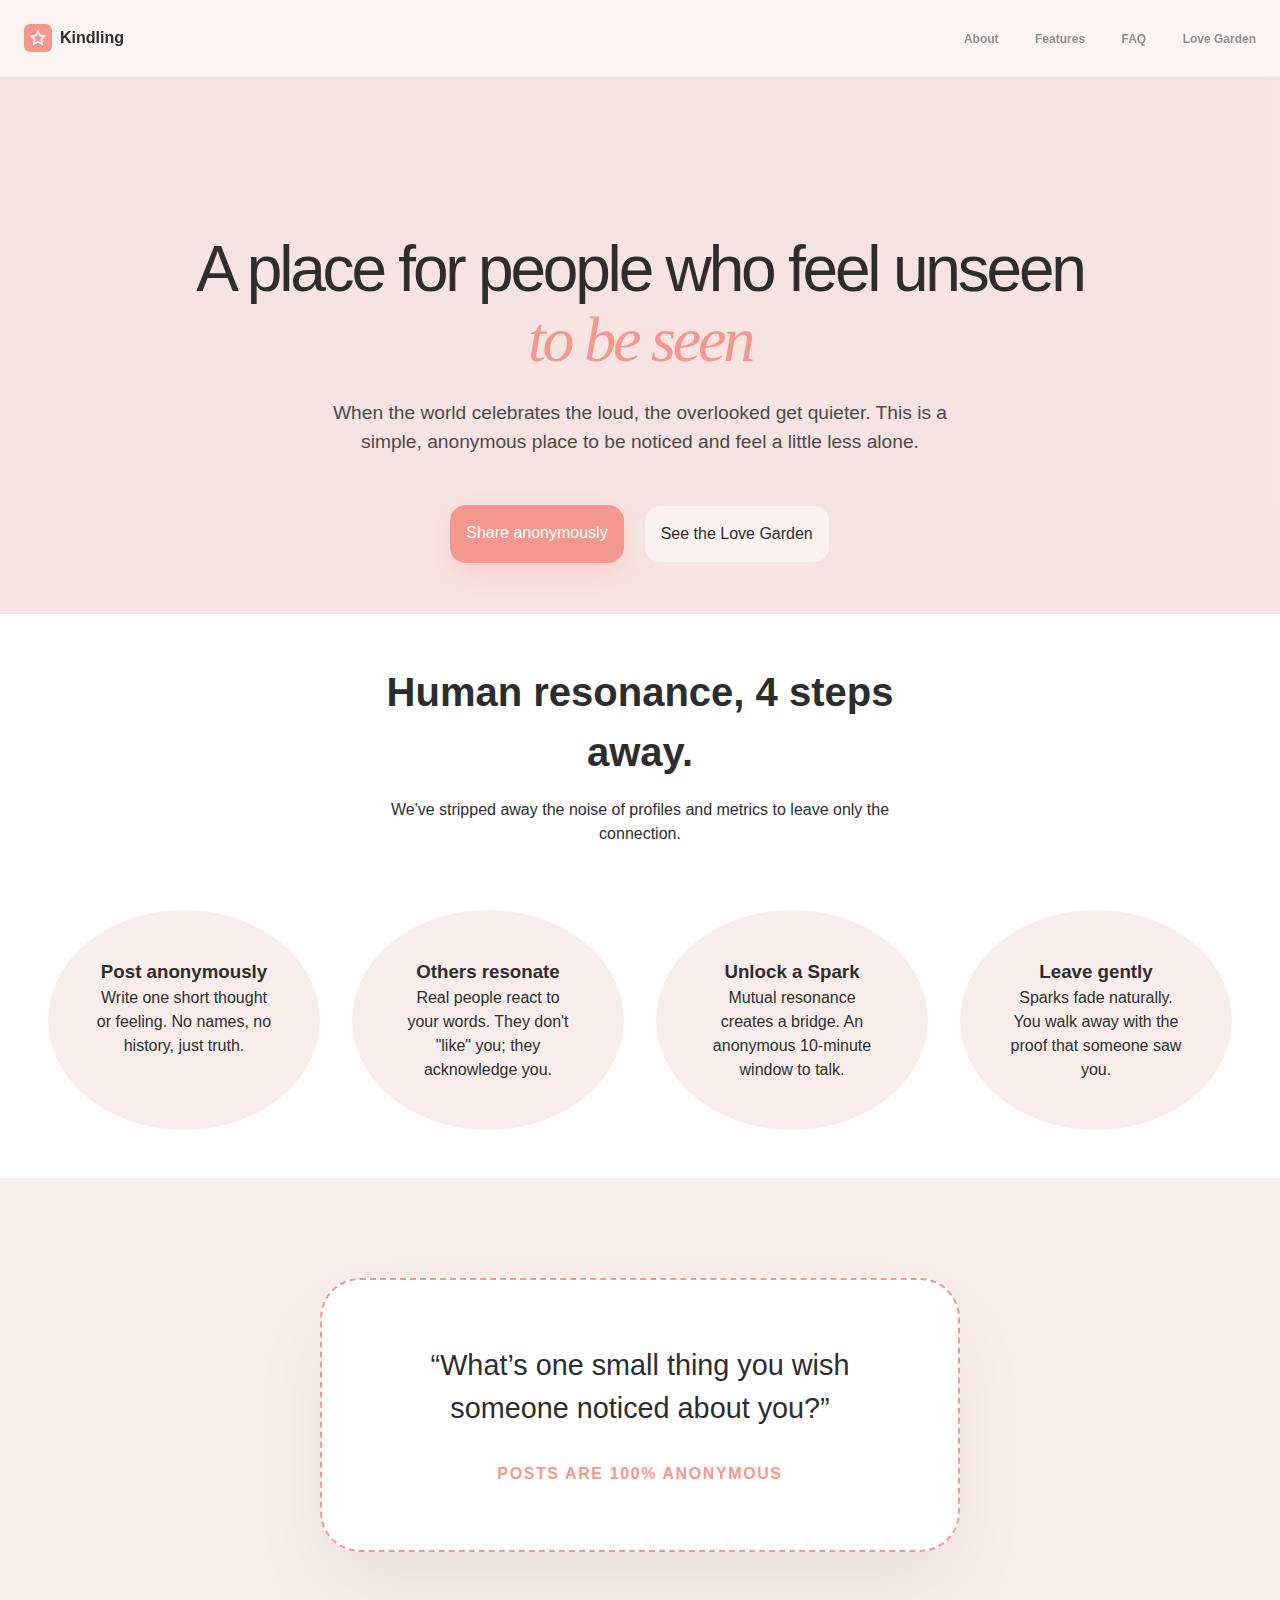
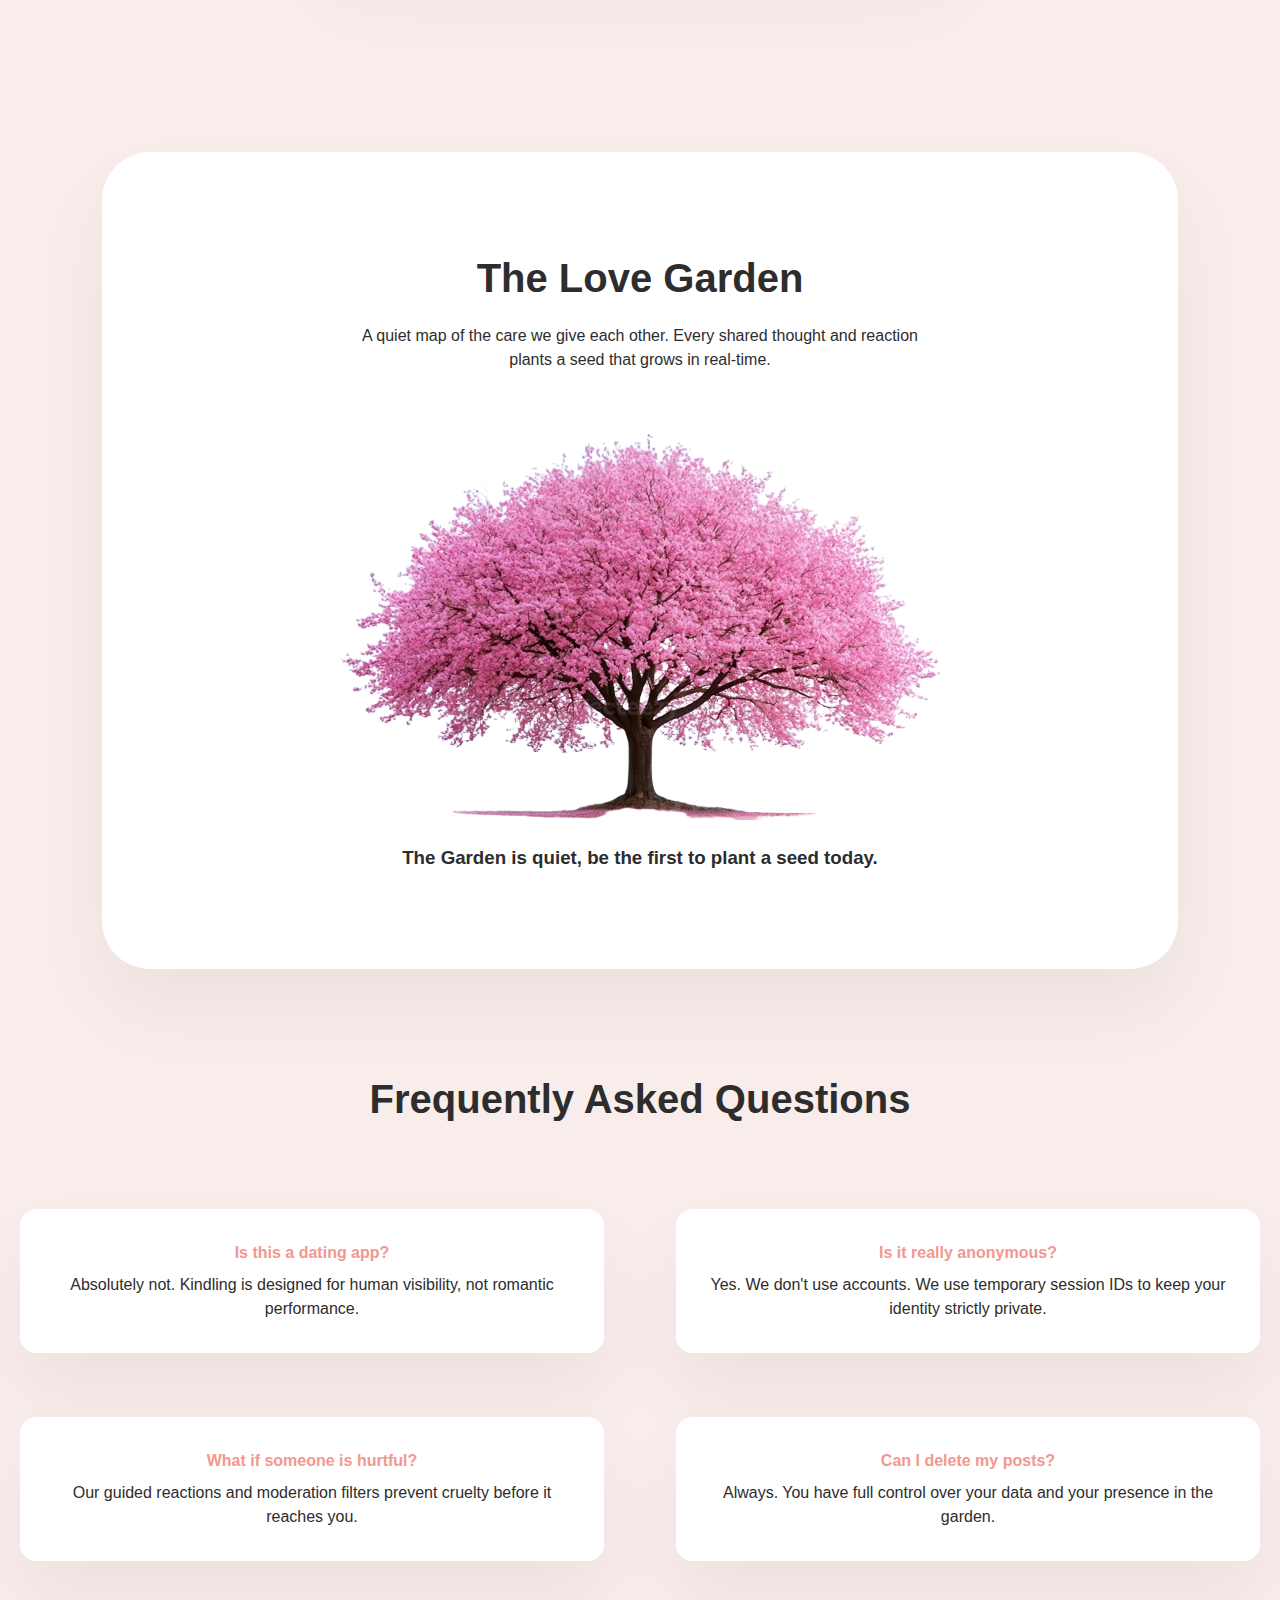
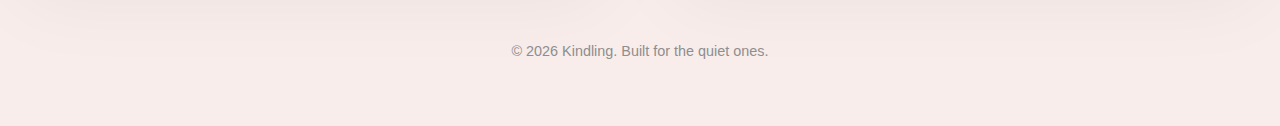
<file: Frontend/index.html>
<!DOCTYPE html>
<html lang="en">
<head>
    <meta charset="UTF-8">
    <meta name="viewport" content="width=device-width, initial-scale=1.0, user-scalable=yes">
    <title>Kindling - A Space to be Seen</title>
    <link rel="stylesheet" href="style.css"/>
</head>
<body>
    <nav class="glass-nav">
        <a href="#" class="logo">
            <div class="logo-icon">
                <svg width="16" height="16" viewBox="0 0 24 24" fill="none" stroke="white" stroke-width="2.5"><path d="M12 2l3.09 6.26L22 9.27l-5 4.87 1.18 6.88L12 17.77l-6.18 3.25L7 14.14 2 9.27l6.91-1.01L12 2z"></path></svg>
            </div>
            <span>Kindling</span>
        </a>
        <div class="nav-links">
            <a href="#about">About</a>
            <a href="#features">Features</a>
            <a href="#faq">FAQ</a>
            <a href="#garden">Love Garden</a>
        </div>
    </nav>
    <main id="about" class="hero-section">
        <h1>A place for people who feel unseen <br><em>to be seen </em></h1>
        <p>When the world celebrates the loud, the overlooked get quieter. This is a simple, anonymous place to be noticed and feel a little less alone.</p>
        <div class="cta-group">
            <a href="./chat.html" class="btn btn-primary">Share anonymously</a>
            <a href="./garden.html" class="btn btn-secondary">See the Love Garden</a>
        </div>
    </main>
    <section id="features">
        <div class="section-header">
            <h2>Human resonance, 4 steps away.</h2>
            <p>We've stripped away the noise of profiles and metrics to leave only the connection.</p>
        </div>
        <div class="grid">
            <div class="card">
                <h3>Post anonymously</h3>
                <p>Write one short thought or feeling. No names, no history, just truth.</p>
            </div>
            <div class="card">
                <h3>Others resonate</h3>
                <p>Real people react to your words. They don't "like" you; they acknowledge you.</p>
            </div>
            <div class="card">
                <h3>Unlock a Spark</h3>
                <p>Mutual resonance creates a bridge. An anonymous 10-minute window to talk.</p>
            </div>
            <div class="card">
                <h3>Leave gently</h3>
                <p>Sparks fade naturally. You walk away with the proof that someone saw you.</p>
            </div>
        </div>
    </section>
    <section id="share">
        <div class="prompt-card">
            <label>“What’s one small thing you wish someone noticed about you?”</label>
            <p class="anonText">Posts are 100% anonymous</p>
        </div>        
    </section>
    <section id="garden">
        <div class="garden-container">
            <div class="section-header" style="text-align: center; margin: 0 auto 3rem;">
                <h2>The Love Garden</h2>
                <p>A quiet map of the care we give each other. Every shared thought and reaction plants a seed that grows in real-time.</p>
            </div>
            <div class="garden-viz">
                <div class="stalk" style="animation-delay: 0s"><div class="bloom"></div></div>
                <div class="stalk" style="animation-delay: 0.5s"><div class="bloom"></div></div>
                <div class="stalk" style="animation-delay: 1.2s"><div class="bloom"></div></div>
                <div class="stalk" style="animation-delay: 0.8s"><div class="bloom"></div></div>
                <div class="stalk" style="animation-delay: 2s"><div class="bloom"></div></div>
            </div><br>
            <h3>The Garden is quiet, be the first to plant a seed today.</h3>
        </div>
    </section>
    <section id="faq">
        <div class="section-header">
            <h2>Frequently Asked Questions</h2>
        </div>
        <div class="grid" style="grid-template-columns: 1fr 1fr;">
            <div class="faq-item">
                <h4>Is this a dating app?</h4>
                <p>Absolutely not. Kindling is designed for human visibility, not romantic performance.</p>
            </div>
            <div class="faq-item">
                <h4>Is it really anonymous?</h4>
                <p>Yes. We don't use accounts. We use temporary session IDs to keep your identity strictly private.</p>
            </div>
            <div class="faq-item">
                <h4>What if someone is hurtful?</h4>
                <p>Our guided reactions and moderation filters prevent cruelty before it reaches you.</p>
            </div>
            <div class="faq-item">
                <h4>Can I delete my posts?</h4>
                <p>Always. You have full control over your data and your presence in the garden.</p>
            </div>
        </div>
    </section>
    <footer>
        <p>&copy; 2026 Kindling. Built for the quiet ones.</p>
    </footer>
</body>
</html>
</file>
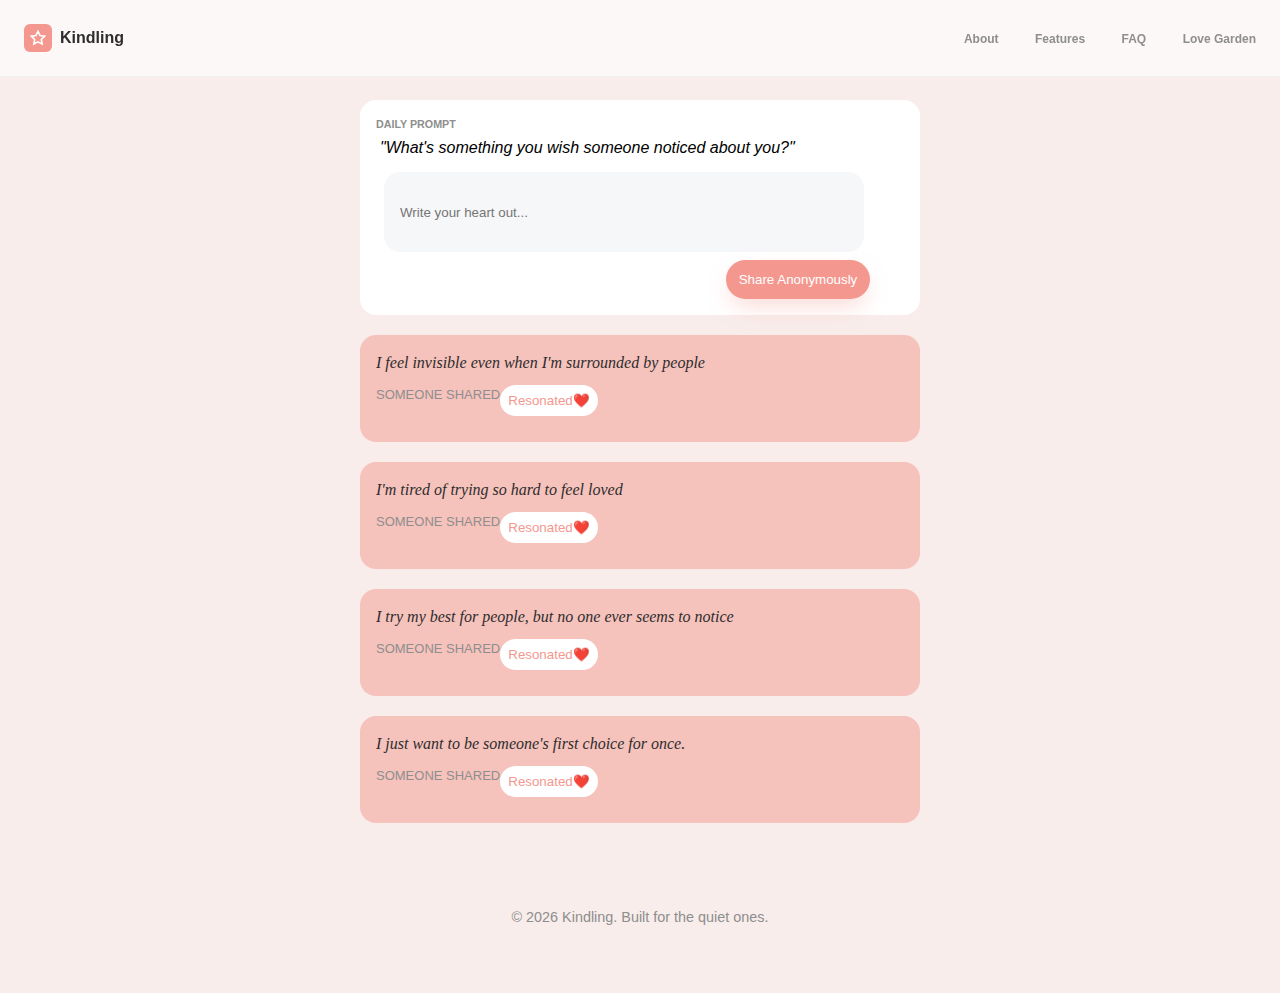
<file: Frontend/chat.html>
<!DOCTYPE html>
<html lang="en">
<head>
    <meta charset="UTF-8">
    <meta name="viewport" content="width=device-width, initial-scale=1.0">
    <title>Kindling - A space to feel seen</title>
    <link rel="stylesheet" href="style.css"/>
</head>
<body>
    </head>
<body>
    <nav class="glass-nav">
        <a href="#" class="logo">
            <div class="logo-icon">
                <svg width="16" height="16" viewBox="0 0 24 24" fill="none" stroke="white" stroke-width="2.5"><path d="M12 2l3.09 6.26L22 9.27l-5 4.87 1.18 6.88L12 17.77l-6.18 3.25L7 14.14 2 9.27l6.91-1.01L12 2z"></path></svg>
            </div>
            <span>Kindling</span>
        </a>
        <div class="nav-links">
            <a href="#about">About</a>
            <a href="#features">Features</a>
            <a href="#faq">FAQ</a>
            <a href="./garden.html">Love Garden</a>
        </div>
    </nav>
    <div class="prompt-container">
        <h6>DAILY PROMPT</h6>
        <p>"What's something you wish someone noticed about you?"</p>
        <input placeholder="Write your heart out..." ></input>
        <div>
            <button class="btn btn-primary">Share Anonymously</button>
        </div>
        <div id="postsContainer" class="space-y-4">
        </div>
    </div>
    <div class="resPosts">
        <p>I feel invisible even when I'm surrounded by people</p>
        <div>
            <p> SOMEONE SHARED</p>
            <button class="resButton">Resonated❤️</button>
        </div>
    </div>
        <div class="resPosts">
        <p>I'm tired of trying so hard to feel loved</p>
        <div>
            <p> SOMEONE SHARED</p>
            <button class="resButton">Resonated❤️</button>
        </div>
    </div>
        <div class="resPosts">
        <p>I try my best for people, but no one ever seems to notice</p>
        <div>
            <p> SOMEONE SHARED</p>
            <button class="resButton">Resonated❤️</button>
        </div>
    </div>
        <div class="resPosts">
        <p>I just want to be someone's first choice for once.</p>
        <div>
            <p> SOMEONE SHARED</p>
            <button class="resButton">Resonated❤️</button>
        </div>
    </div>
    <footer>
        <p>&copy; 2026 Kindling. Built for the quiet ones.</p>
    </footer>
</body>
</html>
</file>
<file: Frontend/style.css>
:root {
            --pink-sorbet: #F4978E;
            --soft-sand: #F8EDEB;
            --dusty-rose: #DAADAF;
            --charcoal: #2D2D2D;
            --white: #ffffff;
            --text-main: #4A4A4A;
            --text-muted: #8E8E8E;
            --text-button: white;
            --accent: #F4978E;
            --accent-soft: #fbc4be;
            --bg: #F8EDEB;
            --shadow: 0 40px 80px rgba(0,0,0,0.05);
            --font-stack: "Inter", -apple-system, BlinkMacSystemFont, "Segoe UI", Roboto, sans-serif;
            --transition: all 0.4s cubic-bezier(0.16, 1, 0.3, 1);

            --container-bg: 35rem;
            --border-radius: 1.0rem;
            --color-container: white;
        

            --border-radius-btn: 50px;
            --btn-bg: 9rem;
            --btn-sm: 2.5rem; 

            /*font-scale*/
            --font-size: 20px;

            --space-0: 0.25rem; /*5px*/
            --space-1: 0.5rem; /*10px*/
            --space-2: 0.75rem; /*15px*/
            --space-3: 1.0rem;   /*20px*/
            --space-4: 1.2rem;   /*22px*/
            --space-5: 1.25rem; /*25px*/
            --space-5: 1.5rem;   /*30px*/
            --space-6: 2.5rem;   /*50px*/
            --space-7: 3.0rem;   /*60px*/
            --space-8: 4.0rem;   /*80px*/
            --space-9: 5.0rem;   /*100px*/
            --space-10: 6.0rem;   /*120px*/

            --height-sm: 5rem;
            --height-md: 10rem;
            --height-lg: 15rem;

            --width-sm: 25rem;
            --width-md: 30rem;
            --width-lg: 40rem;

        }



        * {
            box-sizing: border-box;
            margin: 0;
            padding: 0;
            -webkit-font-smoothing: antialiased;
        }

        html { 
            scroll-behavior: smooth; 
        }

        body {
            font-family: var(--font-stack);
            background-color: var(--soft-sand);
            color: var(--charcoal);
            line-height: 1.5;
            overflow-x: hidden;
        }

        .glass-nav {
            position: fixed; 
            top: 0; 
            width: 100%; 
            z-index: 100;
            padding: var(--space-5); 
            display: flex; 
            justify-content: space-between; 
            align-items: center;
            background: rgba(255, 255, 255, 0.6);
            backdrop-filter: blur(20px); 
            -webkit-backdrop-filter: blur(20px);
            border-bottom: 1px solid rgba(0,0,0,0.03);
        }
        

        .prompt-container {
            background-color: var(--color-container);
            border-radius: var(--border-radius);
            margin: 100px auto 20px auto;
            max-width: var(--container-bg);
            padding: var(--space-3);
        }
        .prompt-container h6 {
            color: var(--text-muted);
        }
        .prompt-container p {
            font-size: var(--font-xl);
            margin: var(--space-0);
            font-style: italic;
            color: black;
        }
        .prompt-container input {
            padding: var(--space-3);
            margin: var(--space-1);
            height: var(--height-sm);
            background-color: rgba(168, 176, 194, 0.1);
            width: 100%;
            max-width: var(--width-md);
            border: none;
            border-radius: var(--border-radius);
        }

        .prompt-container button {
            padding: var(--space-2);
            border-radius: var(--border-radius-btn);
            border: none;
            background-color: var(--pink-sorbet);
            width: var(--btn-bg);
            color: var(--text-button);
            margin-left: 350px;
        }

        .prompt-container button:hover {
            background-color: var(--dusty-rose);
        }


        .resPosts {
            background-color: rgba(244, 151, 142, 0.5);
            max-width: var(--container-bg);
            border-radius: var(--border-radius);
            margin: 20px auto;
            height: 100%;
            padding: var(--space-3);
        }

        .flex {
            display: flex;
            justify-content: space-between;
        }

        .resPosts>p {
            font-size: var(--space-3);
            font-family:'Times New Roman', Times, serif;
            font-style: italic;
        }

        .resPosts>div {
            margin: 10px 0;
            display: flex;
        }

        .resPosts>div>p {
            color: var(--text-muted);
            font-size: small;

        }

        .resButton {
            background-color: var(--color-container);
            border: none;
            border-radius: var(--border-radius);
            width: var(--btn-lg);
            padding: var(--space-1);
            color: var(--pink-sorbet);
        }

        .mt-16 {
            background-color: rgba(244, 151, 142, 0.1);
            box-shadow: 5px 5px var(--accent-soft);
            border-radius: var(--border-radius-btn);
            height: var(--height-sm);
            width: var(--width-sm);
            margin: auto;
            padding-top: var(--space-7);
        }

        .mt-16 :hover {
            background-color: var(--pink-sorbet);
        }

        .logo {
            display: flex; 
            align-items: center; 
            gap: 0.5rem;
            text-decoration: none; 
            color: inherit; 
            font-weight: bolder;
        }

        .logo-icon {
            width: 1.75rem; 
            height: 1.75rem; 
            background: var(--pink-sorbet);
            border-radius: 6px; 
            display: flex; 
            align-items: center; 
            justify-content: center;
        }

        .nav-links a {
            text-decoration: none; 
            color: var(--text-muted);
            font-size: var(--space-2); 
            font-weight: bolder; 
            margin-left: 2rem;
            transition: var(--transition);
        }
        .nav-links a:hover { color: var(--pink-sorbet); }

        .hero-section {
            display: flex; 
            flex-direction: column;
            align-items: center; 
            justify-content: center; 
            text-align: center;
            padding: var(--space-3); 
            position: relative;
            background: rgba(244, 151, 142, 0.1); 
        }

        .hero-section h1 {
            font-size: var(--space-8); 
            font-weight: 300;
            letter-spacing: -0.05em; 
            line-height: 1.1; 
            margin-bottom: 1.5rem;
            margin-top: 13.6rem;
        }

        .hero-section h1 em {
            font-style: italic; 
            color: var(--pink-sorbet); 
            font-family: serif;
        }

        .hero-section p {
            font-size: var(--space-4); 
            color: var(--text-main);
            margin-bottom: 3rem; 
            font-weight: 300;
            max-width: var(--width-lg);
        }

        .cta-group { 
            display: flex; 
            gap: 1.25rem; 
            margin-bottom: 35px;
        }

        .btn {
            padding: var(--space-3); 
            border-radius: var(--border-radius);
            text-decoration: none; 
            font-weight: 500; 
            transition: var(--transition);
        }

        .btn-primary { 
            background: var(--pink-sorbet); 
            color: var(--text-button); 
            box-shadow: 0 10px 25px -5px rgba(244, 151, 142, 0.4); 
        }
        .btn-primary:hover { 
            transform: translateY(-2px); 
            box-shadow: 0 15px 35px -5px rgba(244, 151, 142, 0.5);
        }
        .btn-primary:active {
            transform: scale(0.95);
            transition: 0.1s; 
        }
        .btn-secondary { 
            background: rgba(255,255,255,0.5); 
            color: var(--charcoal); 
            border: 1px solid rgba(0,0,0,0.05); 
        }

        /* FEATURES SECTION */
        #features { 
            padding: var(--space-7); 
            background: var(--color-container); 
        }
        .section-header { 
            text-align: center; 
            max-width: var(--container-bg); 
            text-align: center;
            margin: 0 auto;
        }
        .section-header h2 { 
            font-size: 2.5rem;
            margin-bottom: 1rem; 
        }

        .grid {
            display: grid; 
            grid-template-columns: repeat(auto-fit, minmax(150px, 1.5fr));
            gap: 2.0rem; 
            margin-top: 4rem;
            max-width: 100%;
        }

        .card {
            background: var(--soft-sand); 
            padding: var(--space-7); 
            border-radius: 50%;
            transition: var(--transition); 
            position: relative; 
            text-align: center;
            overflow: hidden;
        }
        .card:hover { 
            transform: translateY(-10px); 
            background: #fff; 
            box-shadow: var(--shadow); 
        }
        .card-num { 
            font-size: 4rem; 
            font-weight: 900; 
            color: rgba(244, 151, 142, 0.1); 
            position: absolute; 
            top: -10px; 
            right: 10px; 
        }

        /* PROMPT CARD */
        #share { 
            padding: 100px 8%; 
        }
        .prompt-card {
            max-width: var(--width-lg); 
            margin: 0 auto; 
            background: white;
            padding: var(--space-8); 
            border: 2px dashed var(--pink-sorbet);
            border-radius: 40px; 
            text-align: center; 
            box-shadow: var(--shadow);
        }
        .prompt-card label { 
            display: block; 
            font-size: 1.8rem; 
            font-weight: 300; 
            margin-bottom: 2rem; }

        .anonText { 
            color: var(--pink-sorbet);
             font-weight: 700; 
             text-transform: uppercase; 
             font-size: var(--space-3); 
             letter-spacing: 0.1em; 
            }

        /* GARDEN SECTION*/
        #garden { 
            margin: auto;
            padding: 100px 8%; 
            text-align: center;
        }
        .garden-container {
            background: white; 
            border-radius: 48px; 
            padding: 6rem 4rem;
            text-align: center; 
            box-shadow: var(--shadow);
        }
        .garden-viz {
            height: 400px;
            background-image: url("sakura-love-garden.png"); 
            display: flex; 
            width: 600px;
            margin: auto;
            gap: 30px; 
        }

        .stalk {
            width: 6px; 
            height: 0; 
            background: linear-gradient(to top, var(--pink-sorbet), #e770b1);
            border-radius: 10px; 
            animation: growStalk 4s infinite ease-in-out;
            transform-origin: bottom; 
            position: relative;
        }
        .bloom {
            width: 240px; 
            height: 24px; 
            background: #e770b1;
            border-radius: 50%; 
            position: absolute; top: -12px; left: 50%;
            transform: translateX(-50%) scale(0);
            animation: bloomPop 4s infinite ease-in-out;
            box-shadow: 0 0 20px var(--pink-sorbet);
        }


     /* FAQ */
        .faq-item { 
            background: white; 
            border-radius: var(--border-radius); 
            padding: 2rem; 
            margin: 1rem 20px;
            box-shadow: var(--shadow);
            text-align: center; 
        }
        .faq-item h4 { 
            color: var(--accent); 
            margin-bottom: 0.5rem; 
            font-size: var(--font-xl);
        }

        @keyframes growStalk {
            0% { height: 0; }
            50% { height: 180px; }
            100% { height: 180px; opacity: 0; }
        }

        @keyframes bloomPop {
            0%, 40% { transform: translateX(-50%) scale(0); }
            60%, 80% { transform: translateX(-50%) scale(1); }
            100% { transform: translateX(-50%) scale(0); opacity: 0; }
        }

/*-------------------------------------------------------*/
    .hero {
      padding: 160px 48px 80px;
      max-width: 780px;
      margin: 0 auto;
      text-align: center;
      position: relative;
    }

    .hero-eyebrow {
      font-size: 0.75rem;
      letter-spacing: 0.18em;
      text-transform: uppercase;
      color: var(--dusty-rose);
      margin-bottom: 20px;
      animation: fadeUp 0.8s ease both;
    }

    .hero h1 {
      font-family: var(--font-display);
      font-size: clamp(3rem, 7vw, 5.5rem);
      font-weight: 300;
      line-height: 1.1;
      color: var(--charcoal);
      margin-bottom: 24px;
      animation: fadeUp 0.8s 0.1s ease both;
    }

    .hero h1 em {
      font-style: italic;
      color: var(--pink-sorbet);
    }

    .hero-sub {
      font-size: 1rem;
      line-height: 1.8;
      color: var(--text-muted);
      max-width: 500px;
      margin: 0 auto 40px;
      font-weight: 300;
      animation: fadeUp 0.8s 0.2s ease both;
    }

    .hero-stat {
      display: inline-flex;
      align-items: center;
      gap: 10px;
      background: var(--white);
      border: 1px solid rgba(218, 173, 175, 0.3);
      border-radius: 100px;
      padding: 10px 22px;
      font-size: 0.82rem;
      color: var(--text-muted);
      animation: fadeUp 0.8s 0.3s ease both;
    }

    .hero-stat .dot {
      width: 7px; height: 7px;
      border-radius: 50%;
      background: var(--pink-sorbet);
      animation: pulse 2s infinite;
    }

    /* ── GARDEN SCENE ── */
    .garden-wrapper {
      padding: 0 24px 80px;
      max-width: 1200px;
      margin: 0 auto;
    }

    .garden-canvas {
      background: var(--white);
      border-radius: 32px;
      border: 1px solid rgba(218, 173, 175, 0.2);
      box-shadow: var(--shadow);
      padding: 48px;
      position: relative;
      overflow: hidden;
      min-height: 520px;
    }

    /* Soft gradient orbs in the background */
    .garden-canvas::before {
      content: '';
      position: absolute;
      top: -80px; right: -80px;
      width: 380px; height: 380px;
      background: radial-gradient(circle, rgba(244, 151, 142, 0.12) 0%, transparent 70%);
      border-radius: 50%;
      pointer-events: none;
    }

    .garden-canvas::after {
      content: '';
      position: absolute;
      bottom: -60px; left: -40px;
      width: 280px; height: 280px;
      background: radial-gradient(circle, rgba(218, 173, 175, 0.14) 0%, transparent 70%);
      border-radius: 50%;
      pointer-events: none;
    }

    .garden-header {
      display: flex;
      justify-content: space-between;
      align-items: flex-end;
      margin-bottom: 40px;
    }

    .garden-title {
      font-family: var(--font-display);
      font-size: 1.8rem;
      font-weight: 300;
      color: var(--charcoal);
    }

    .garden-title small {
      display: block;
      font-family: var(--font-body);
      font-size: 0.75rem;
      letter-spacing: 0.1em;
      text-transform: uppercase;
      color: var(--text-muted);
      margin-bottom: 4px;
    }

    .garden-filter {
      display: flex;
      gap: 8px;
    }

    .filter-pill {
      border: 1px solid rgba(218,173,175,0.4);
      background: transparent;
      border-radius: 100px;
      padding: 7px 16px;
      font-size: 0.75rem;
      font-family: var(--font-body);
      color: var(--text-muted);
      cursor: pointer;
      transition: all 0.25s;
      letter-spacing: 0.04em;
    }

    .filter-pill:hover {
      border-color: var(--pink-sorbet);
      color: var(--pink-sorbet);
    }

    .filter-pill.active {
      background: var(--pink-sorbet);
      border-color: var(--pink-sorbet);
      color: white;
    }

    /* ── FLOWERS / POSTS ── */
    .flowers-grid {
      display: grid;
      grid-template-columns: repeat(auto-fill, minmax(200px, 1fr));
      gap: 20px;
      position: relative;
      z-index: 1;
    }

    .flower-card {
      background: var(--soft-sand);
      border-radius: 20px;
      padding: 24px 20px;
      position: relative;
      cursor: pointer;
      transition: transform 0.3s cubic-bezier(0.34, 1.56, 0.64, 1), box-shadow 0.3s;
      border: 1px solid rgba(218,173,175,0.15);
      animation: bloomIn 0.6s ease both;
    }

    .flower-card:nth-child(1) { animation-delay: 0.0s; }
    .flower-card:nth-child(2) { animation-delay: 0.07s; }
    .flower-card:nth-child(3) { animation-delay: 0.14s; }
    .flower-card:nth-child(4) { animation-delay: 0.21s; }
    .flower-card:nth-child(5) { animation-delay: 0.28s; }
    .flower-card:nth-child(6) { animation-delay: 0.35s; }
    .flower-card:nth-child(7) { animation-delay: 0.42s; }
    .flower-card:nth-child(8) { animation-delay: 0.49s; }
    .flower-card:nth-child(9) { animation-delay: 0.56s; }

    .flower-card:hover {
      transform: translateY(-6px) scale(1.02);
      box-shadow: 0 20px 40px rgba(244,151,142,0.12);
    }

    /* Bloom stage indicator */
    .flower-bloom {
      font-size: 2rem;
      margin-bottom: 14px;
      display: block;
      line-height: 1;
      transition: transform 0.3s;
    }

    .flower-card:hover .flower-bloom {
      transform: scale(1.15) rotate(5deg);
    }

    .flower-card.blooming .flower-bloom {
      animation: sway 3s ease-in-out infinite;
    }

    .flower-quote {
      font-family: var(--font-display);
      font-size: 0.95rem;
      font-weight: 300;
      font-style: italic;
      line-height: 1.6;
      color: var(--charcoal);
      margin-bottom: 16px;
    }

    .flower-meta {
      display: flex;
      justify-content: space-between;
      align-items: center;
    }

    .flower-resonance {
      display: flex;
      align-items: center;
      gap: 6px;
      font-size: 0.75rem;
      color: var(--text-muted);
    }

    .resonance-hearts {
      display: flex;
      gap: 2px;
    }

    .resonance-hearts span {
      font-size: 0.65rem;
      opacity: 0;
      animation: heartAppear 0.3s ease both;
    }

    .resonance-hearts span:nth-child(1) { opacity: 1; }
    .resonance-hearts span:nth-child(2) { opacity: 1; }
    .resonance-hearts span:nth-child(3) { opacity: 1; }
    .resonance-hearts span:nth-child(4) { opacity: 0.5; }
    .resonance-hearts span:nth-child(5) { opacity: 0.25; }

    .flower-age {
      font-size: 0.7rem;
      color: var(--text-muted);
      letter-spacing: 0.04em;
    }

    /* Spark indicator */
    .spark-badge {
      position: absolute;
      top: 14px; right: 14px;
      width: 8px; height: 8px;
      background: var(--pink-sorbet);
      border-radius: 50%;
      box-shadow: 0 0 0 3px rgba(244,151,142,0.2);
    }

    .spark-badge.active {
      animation: sparkPulse 1.8s ease-in-out infinite;
    }

    /* ── YOUR POST CTA ── */
    .flower-card.your-post {
      border: 1.5px dashed rgba(218,173,175,0.5);
      background: transparent;
      display: flex;
      flex-direction: column;
      align-items: center;
      justify-content: center;
      text-align: center;
      gap: 10px;
      min-height: 160px;
    }

    .flower-card.your-post:hover {
      border-color: var(--pink-sorbet);
      background: rgba(244,151,142,0.04);
    }

    .post-icon {
      font-size: 1.6rem;
    }

    .post-label {
      font-family: var(--font-display);
      font-size: 1rem;
      font-style: italic;
      color: var(--dusty-rose);
    }

    .post-sub {
      font-size: 0.73rem;
      color: var(--text-muted);
      line-height: 1.5;
    }

    /* ── GROWTH BAR ── */
    .garden-growth {
      margin-top: 40px;
      background: var(--white);
      border-radius: 24px;
      border: 1px solid rgba(218,173,175,0.2);
      padding: 28px 36px;
      display: flex;
      align-items: center;
      gap: 32px;
      flex-wrap: wrap;
    }

    .growth-label {
      font-family: var(--font-display);
      font-size: 1.1rem;
      font-weight: 300;
      color: var(--charcoal);
      flex-shrink: 0;
    }

    .growth-label small {
      display: block;
      font-family: var(--font-body);
      font-size: 0.72rem;
      color: var(--text-muted);
      letter-spacing: 0.06em;
      text-transform: uppercase;
      margin-bottom: 2px;
    }

    .growth-track {
      flex: 1;
      min-width: 200px;
      height: 6px;
      background: rgba(218,173,175,0.2);
      border-radius: 100px;
      overflow: hidden;
    }

    .growth-fill {
      height: 100%;
      width: 0%;
      background: linear-gradient(90deg, var(--dusty-rose), var(--pink-sorbet));
      border-radius: 100px;
      animation: fillGrow 1.8s 0.5s cubic-bezier(0.4, 0, 0.2, 1) both;
    }

    .growth-stats {
      display: flex;
      gap: 32px;
      flex-shrink: 0;
    }

    .g-stat {
      text-align: center;
    }

    .g-stat-num {
      font-family: var(--font-display);
      font-size: 1.6rem;
      font-weight: 300;
      color: var(--charcoal);
      line-height: 1;
    }

    .g-stat-label {
      font-size: 0.7rem;
      color: var(--text-muted);
      letter-spacing: 0.06em;
      text-transform: uppercase;
      margin-top: 3px;
    }

    /* ── MOMENT OF BEING SEEN ── */
    .seen-banner {
      max-width: 1200px;
      margin: 0 auto 48px;
      padding: 0 24px;
    }

    .seen-inner {
      background: linear-gradient(135deg, rgba(244,151,142,0.1) 0%, rgba(218,173,175,0.08) 100%);
      border: 1px solid rgba(244,151,142,0.2);
      border-radius: 20px;
      padding: 28px 36px;
      display: flex;
      align-items: center;
      gap: 20px;
    }

    .seen-icon {
      font-size: 1.8rem;
      flex-shrink: 0;
      animation: sway 4s ease-in-out infinite;
    }

    .seen-text {
      flex: 1;
    }

    .seen-text strong {
      display: block;
      font-family: var(--font-display);
      font-size: 1.1rem;
      font-weight: 300;
      font-style: italic;
      color: var(--charcoal);
      margin-bottom: 4px;
    }

    .seen-text p {
      font-size: 0.82rem;
      color: var(--text-muted);
      line-height: 1.6;
    }

    .seen-resonance {
      flex-shrink: 0;
      text-align: right;
    }

    .resonance-count {
      font-family: var(--font-display);
      font-size: 2rem;
      font-weight: 300;
      color: var(--pink-sorbet);
      line-height: 1;
    }

    .resonance-label {
      font-size: 0.7rem;
      color: var(--text-muted);
      letter-spacing: 0.06em;
      text-transform: uppercase;
    }

    /* ── SECTION LABEL ── */
    .section-label {
      max-width: 1200px;
      margin: 60px auto 20px;
      padding: 0 24px;
      display: flex;
      align-items: center;
      gap: 16px;
    }

    .section-label h2 {
      font-family: var(--font-display);
      font-size: 1.2rem;
      font-weight: 300;
      color: var(--charcoal);
    }

    .section-line {
      flex: 1;
      height: 1px;
      background: rgba(218,173,175,0.3);
    }

    /* ── ANIMATIONS ── */
    @keyframes fadeUp {
      from { opacity: 0; transform: translateY(20px); }
      to   { opacity: 1; transform: translateY(0); }
    }

    @keyframes bloomIn {
      from { opacity: 0; transform: scale(0.88) translateY(14px); }
      to   { opacity: 1; transform: scale(1) translateY(0); }
    }

    @keyframes sway {
      0%, 100% { transform: rotate(-3deg); }
      50%       { transform: rotate(3deg); }
    }

    @keyframes pulse {
      0%, 100% { opacity: 1; transform: scale(1); }
      50%       { opacity: 0.5; transform: scale(0.85); }
    }

    @keyframes sparkPulse {
      0%, 100% { box-shadow: 0 0 0 3px rgba(244,151,142,0.2); }
      50%       { box-shadow: 0 0 0 7px rgba(244,151,142,0.0); }
    }

    @keyframes fillGrow {
      from { width: 0%; }
      to   { width: 68%; }
    }

    @keyframes heartAppear {
      from { transform: scale(0); }
      to   { transform: scale(1); }
    }


        footer { 
            padding: var(--space-8); 
            text-align: center; 
            color: var(--text-muted); 
            font-size: 0.9rem; 
        }

        @media (max-width: 768px) {
            .nav-links { display: none; }
            .hero-section h1 { font-size: 3rem; }
            .cta-group, a {
                margin-bottom: 3vw;
            }
            .cta-group { flex-direction: column; }
            .card {
                max-height: 300px;
                min-width: 30vw;
            }
            .grid {
            display: grid;
            grid-template-columns: repeat(auto-fit, minmax(200px, 1.5fr));
            gap: 1.5rem; 
            margin-top: 4rem;
        }
        }
        
        @media (max-width: 450px) {
                    .garden-viz {
                      width: 600px;
                      margin-left: -150px;
                    }
                }
</file>
